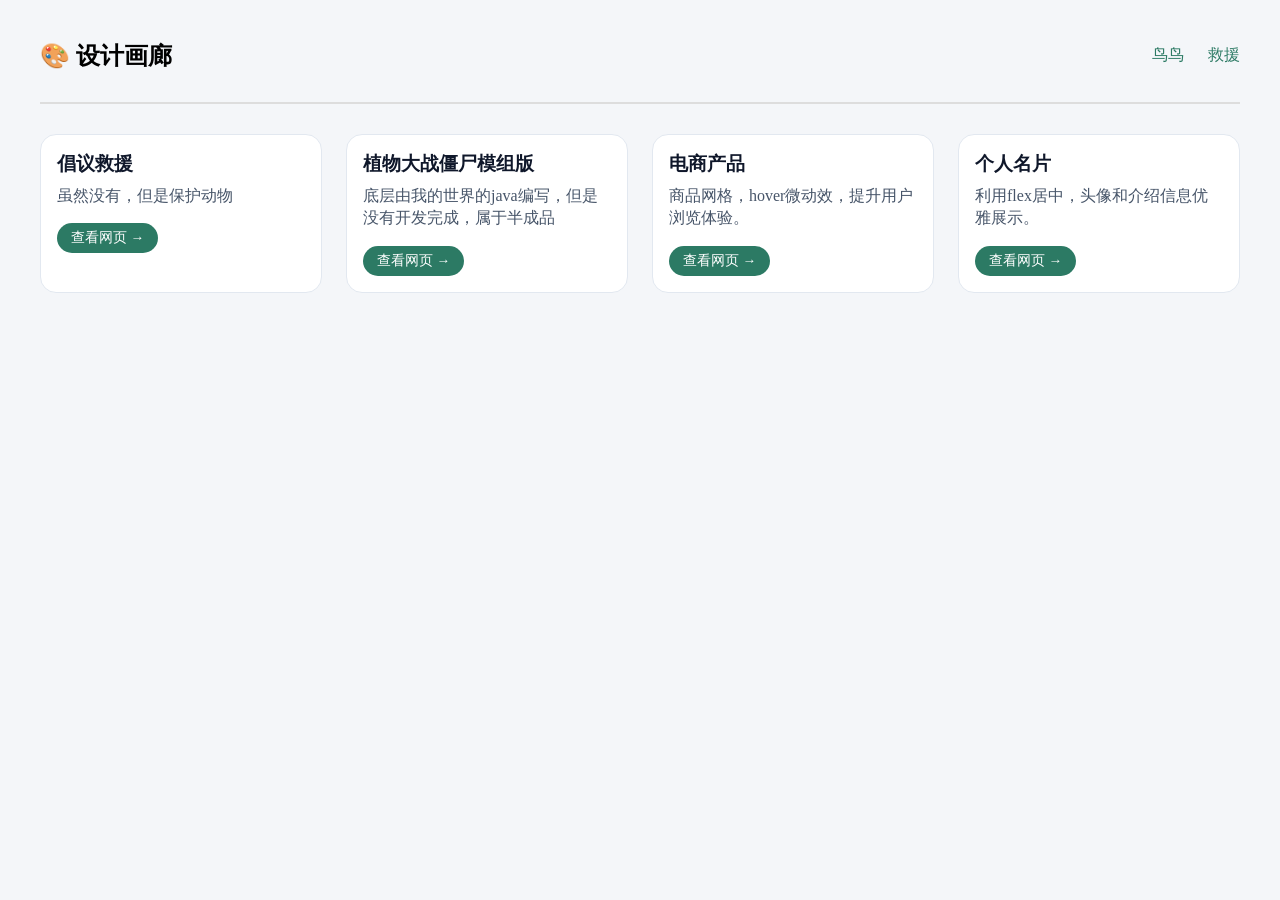
<file: index.html>
<!DOCTYPE html>
<html>
<head>
    <meta charset="UTF-8">
    <title>布局示例 - 卡片展示</title>
    <style>
        /* 整a体容器 */
        .container {
            max-width: 1200px;
            margin: 0 auto;      /* 水平居中 */
            padding: 20px;
        }

        /* 标题栏用 Flex */
        .header {
            display: flex;
            justify-content: space-between;
            align-items: center;
            border-bottom: 2px solid #ddd;
            padding-bottom: 10px;
            margin-bottom: 30px;
        }
        .nav-links a {
            margin-left: 20px;
            text-decoration: none;
            color: #2c7a64;
        }

        /* 卡片网格：用 Grid 实现响应式卡片布局 */
        .card-grid {
            display: grid;
            grid-template-columns: repeat(auto-fill, minmax(280px, 1fr));
            gap: 24px;
        }

        /* 单个卡片样式 */
        .card {
            border: 1px solid #e2e8f0;
            border-radius: 16px;
            padding: 16px;
            background: white;
            transition: transform 0.2s, box-shadow 0.2s;
        }
        .card:hover {
            transform: translateY(-4px);
            box-shadow: 0 12px 20px -10px rgba(0,0,0,0.1);
        }
        .card h3 {
            margin: 0 0 8px 0;
            color: #0f172a;
        }
        .card p {
            color: #475569;
            line-height: 1.4;
            margin: 0 0 16px 0;
        }
        .btn {
            display: inline-block;
            background: #2c7a64;
            color: white;
            padding: 6px 14px;
            border-radius: 30px;
            text-decoration: none;
            font-size: 0.85rem;
        }
    </style>
</head>
<body style="background: #f4f6f9; margin: 0;">
    <div class="container">
        <!-- 头部 Flex 布局 -->
        <div class="header">
            <h2>🎨 设计画廊</h2>
            <div class="nav-links">
                <a href="#">鸟鸟</a>
                <a href="helpTheBird/index.html">救援</a>
            </div>
        </div>

        <!-- 卡片网格 Grid 布局 -->
        <div class="card-grid">
            <div class="card">
                <h3>倡议救援</h3>
                <p>虽然没有，但是保护动物</p>
                <a href="helpTheBird/index.html" class="btn">查看网页 →</a>
            </div>
            <div class="card">
                <h3>植物大战僵尸模组版</h3>
                <p>底层由我的世界的java编写，但是没有开发完成，属于半成品</p>
                <a href="PvzMod/index.html" class="btn">查看网页 →</a>
            </div>
            <div class="card">
                <h3>电商产品</h3>
                <p>商品网格，hover微动效，提升用户浏览体验。</p>
                <a href="#" class="btn">查看网页 →</a>
            </div>
            <div class="card">
                <h3>个人名片</h3>
                <p>利用flex居中，头像和介绍信息优雅展示。</p>
                <a href="#" class="btn">查看网页 →</a>
            </div>
        </div>
    </div>
</body>
</html>
</file>
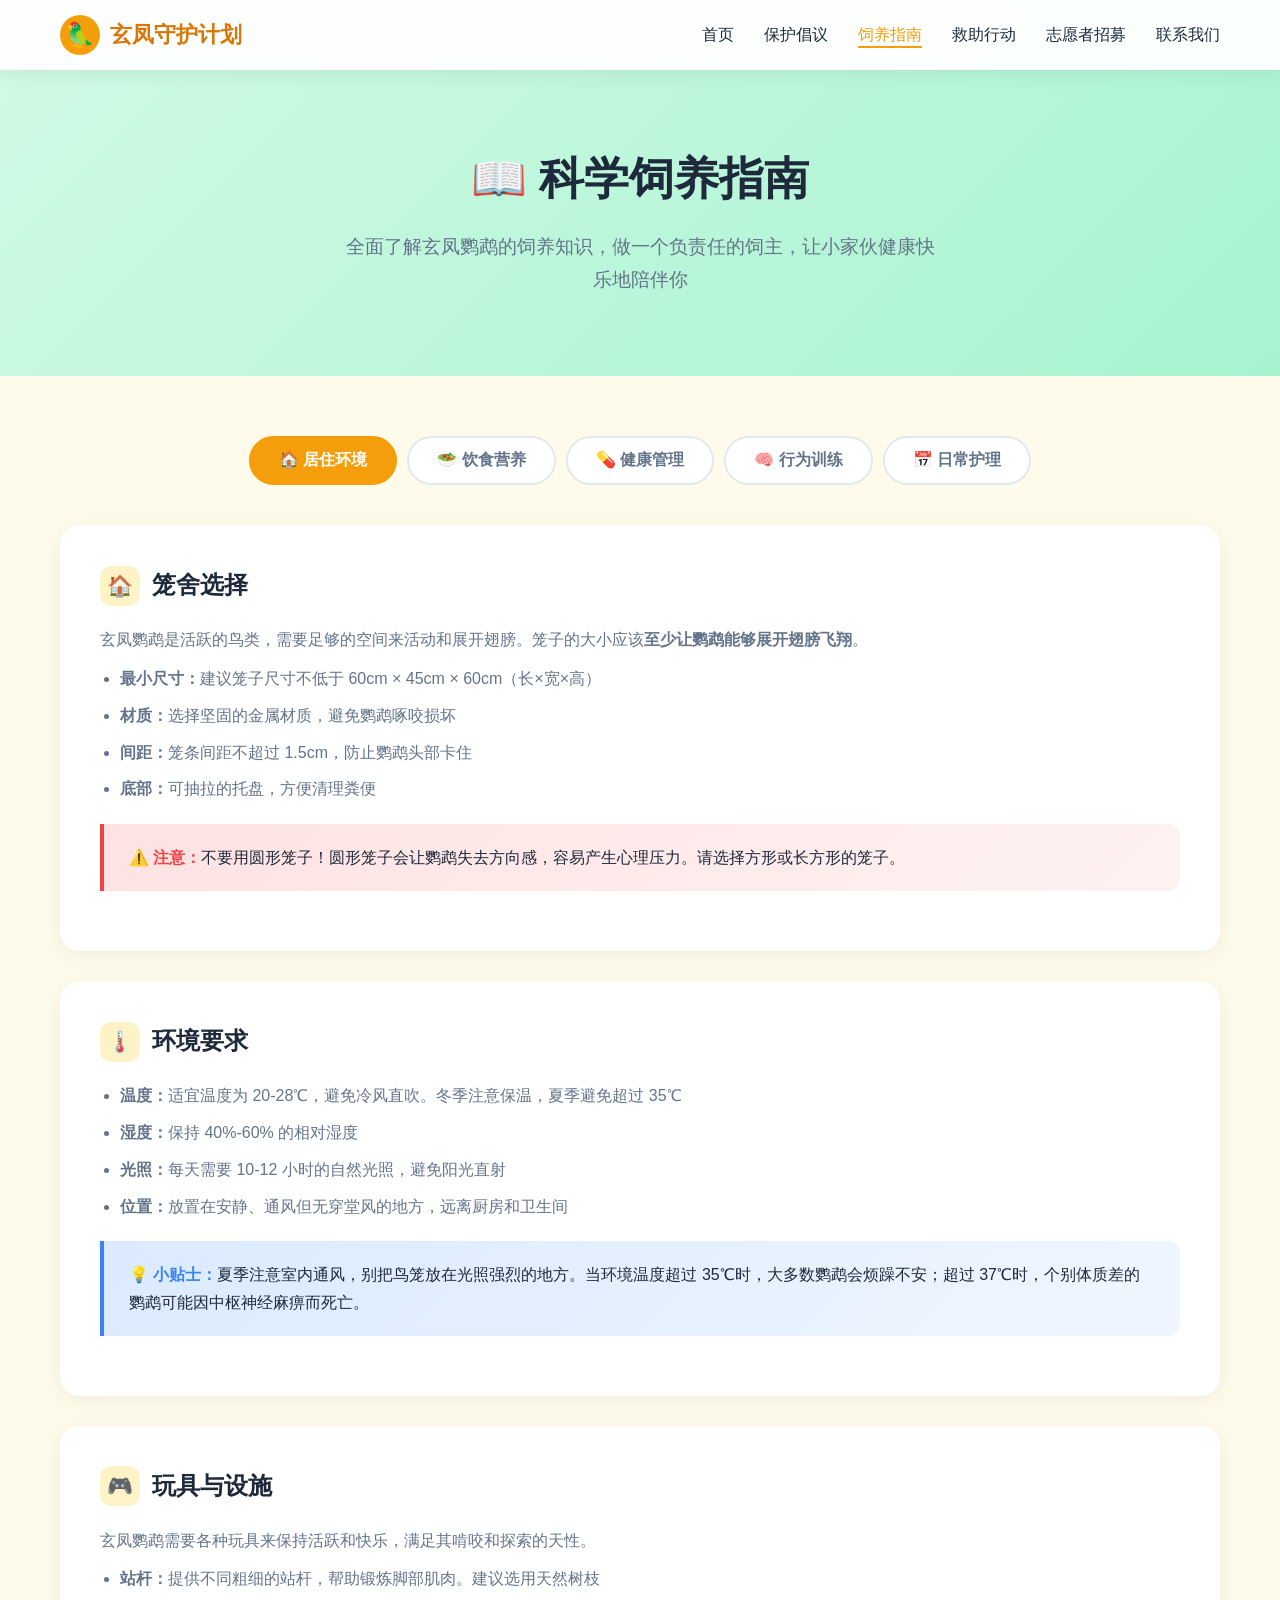
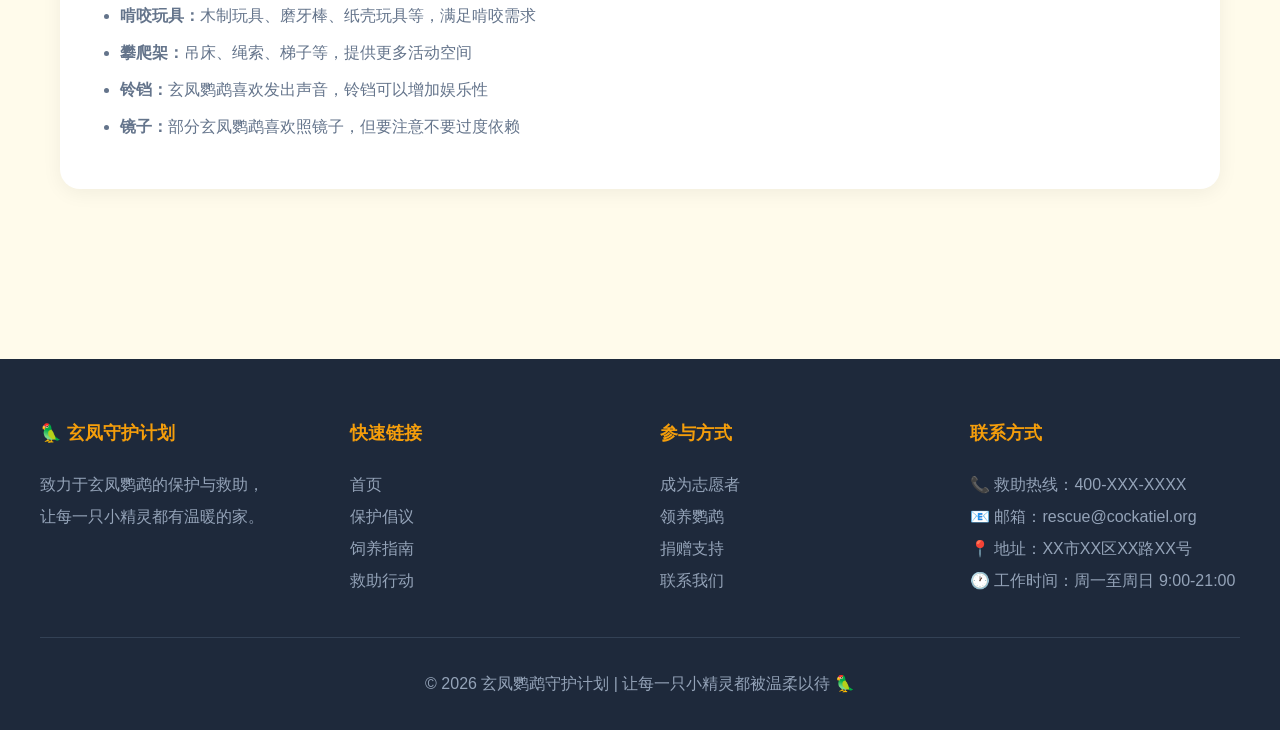
<file: care-guide.html>
<!DOCTYPE html>
<html lang="zh-CN">
<head>
    <meta charset="UTF-8">
    <meta name="viewport" content="width=device-width, initial-scale=1.0">
    <title>科学饲养指南(假的) - 玄凤鹦鹉守护计划</title>
    <link rel="stylesheet" href="style.css">
    <style>
        .page-header {
            background: linear-gradient(135deg, #d1fae5 0%, #a7f3d0 100%);
            padding: 140px 20px 80px;
            text-align: center;
        }

        .page-header h1 {
            font-size: 2.8rem;
            color: var(--dark);
            margin-bottom: 15px;
        }

        .page-header p {
            font-size: 1.2rem;
            color: var(--gray);
            max-width: 600px;
            margin: 0 auto;
        }

        /* 标签页 */
        .tabs-container {
            max-width: 1200px;
            margin: 0 auto;
            padding: 60px 20px;
        }

        .tabs-nav {
            display: flex;
            gap: 10px;
            margin-bottom: 40px;
            flex-wrap: wrap;
            justify-content: center;
        }

        .tab-btn {
            padding: 12px 28px;
            border-radius: 50px;
            border: 2px solid #e2e8f0;
            background: white;
            cursor: pointer;
            font-size: 1rem;
            font-weight: 600;
            transition: all 0.3s;
            color: var(--gray);
        }

        .tab-btn:hover, .tab-btn.active {
            background: var(--primary);
            color: white;
            border-color: var(--primary);
        }

        .tab-content {
            display: none;
            animation: fadeInUp 0.5s ease;
        }

        .tab-content.active {
            display: block;
        }

        .guide-card {
            background: white;
            border-radius: 20px;
            padding: 40px;
            margin-bottom: 30px;
            box-shadow: 0 4px 20px rgba(0,0,0,0.06);
        }

        .guide-card h3 {
            font-size: 1.5rem;
            margin-bottom: 20px;
            color: var(--dark);
            display: flex;
            align-items: center;
            gap: 12px;
        }

        .guide-card h3 .icon {
            width: 40px; height: 40px;
            background: var(--light);
            border-radius: 12px;
            display: flex;
            align-items: center;
            justify-content: center;
            font-size: 1.3rem;
        }

        .guide-card p, .guide-card li {
            color: var(--gray);
            line-height: 1.8;
            margin-bottom: 10px;
        }

        .guide-card ul {
            padding-left: 20px;
        }

        .guide-card ul li {
            margin-bottom: 8px;
        }

        .warning-box {
            background: linear-gradient(135deg, #fee2e2 0%, #fef2f2 100%);
            border-left: 4px solid var(--accent);
            padding: 20px 25px;
            border-radius: 0 12px 12px 0;
            margin: 20px 0;
        }

        .warning-box strong {
            color: var(--accent);
        }

        .tip-box {
            background: linear-gradient(135deg, #dbeafe 0%, #eff6ff 100%);
            border-left: 4px solid #3b82f6;
            padding: 20px 25px;
            border-radius: 0 12px 12px 0;
            margin: 20px 0;
        }

        .tip-box strong {
            color: #3b82f6;
        }

        .food-grid {
            display: grid;
            grid-template-columns: repeat(3, 1fr);
            gap: 20px;
            margin-top: 20px;
        }

        .food-item {
            background: var(--cream);
            padding: 20px;
            border-radius: 16px;
            text-align: center;
        }

        .food-item .emoji {
            font-size: 2.5rem;
            margin-bottom: 10px;
        }

        .food-item h4 {
            font-size: 1.1rem;
            margin-bottom: 8px;
        }

        .food-item p {
            font-size: 0.9rem;
            color: var(--gray);
        }

        .timeline {
            position: relative;
            padding-left: 30px;
        }

        .timeline::before {
            content: '';
            position: absolute;
            left: 8px;
            top: 0;
            bottom: 0;
            width: 3px;
            background: var(--primary);
            border-radius: 3px;
        }

        .timeline-item {
            position: relative;
            margin-bottom: 30px;
            padding-left: 20px;
        }

        .timeline-item::before {
            content: '';
            position: absolute;
            left: -26px;
            top: 5px;
            width: 16px; height: 16px;
            background: var(--primary);
            border-radius: 50%;
            border: 3px solid white;
            box-shadow: 0 0 0 3px var(--primary);
        }

        .timeline-item h4 {
            font-size: 1.2rem;
            margin-bottom: 8px;
            color: var(--dark);
        }

        @media (max-width: 768px) {
            .food-grid { grid-template-columns: 1fr; }
            .guide-card { padding: 25px; }
        }
    </style>
</head>
<body>
    <nav class="navbar">
        <div class="nav-container">
            <a href="index.html" class="logo">
                <div class="logo-icon">🦜</div>
                <span>玄凤守护计划</span>
            </a>
            <ul class="nav-links">
                <li><a href="index.html">首页</a></li>
                <li><a href="protection.html">保护倡议</a></li>
                <li><a href="care-guide.html" class="active">饲养指南</a></li>
                <li><a href="rescue.html">救助行动</a></li>
                <li><a href="volunteer.html">志愿者招募</a></li>
                <li><a href="contact.html">联系我们</a></li>
            </ul>
        </div>
    </nav>

    <header class="page-header">
        <h1>📖 科学饲养指南</h1>
        <p>全面了解玄凤鹦鹉的饲养知识，做一个负责任的饲主，让小家伙健康快乐地陪伴你</p>
    </header>

    <div class="tabs-container">
        <div class="tabs-nav">
            <button class="tab-btn active" onclick="showTab('environment')">🏠 居住环境</button>
            <button class="tab-btn" onclick="showTab('diet')">🥗 饮食营养</button>
            <button class="tab-btn" onclick="showTab('health')">💊 健康管理</button>
            <button class="tab-btn" onclick="showTab('behavior')">🧠 行为训练</button>
            <button class="tab-btn" onclick="showTab('daily')">📅 日常护理</button>
        </div>

        <!-- 居住环境 -->
        <div id="environment" class="tab-content active">
            <div class="guide-card">
                <h3><span class="icon">🏠</span>笼舍选择</h3>
                <p>玄凤鹦鹉是活跃的鸟类，需要足够的空间来活动和展开翅膀。笼子的大小应该<strong>至少让鹦鹉能够展开翅膀飞翔</strong>。</p>
                <ul>
                    <li><strong>最小尺寸：</strong>建议笼子尺寸不低于 60cm × 45cm × 60cm（长×宽×高）</li>
                    <li><strong>材质：</strong>选择坚固的金属材质，避免鹦鹉啄咬损坏</li>
                    <li><strong>间距：</strong>笼条间距不超过 1.5cm，防止鹦鹉头部卡住</li>
                    <li><strong>底部：</strong>可抽拉的托盘，方便清理粪便</li>
                </ul>
                <div class="warning-box">
                    <strong>⚠️ 注意：</strong>不要用圆形笼子！圆形笼子会让鹦鹉失去方向感，容易产生心理压力。请选择方形或长方形的笼子。
                </div>
            </div>

            <div class="guide-card">
                <h3><span class="icon">🌡️</span>环境要求</h3>
                <ul>
                    <li><strong>温度：</strong>适宜温度为 20-28℃，避免冷风直吹。冬季注意保温，夏季避免超过 35℃</li>
                    <li><strong>湿度：</strong>保持 40%-60% 的相对湿度</li>
                    <li><strong>光照：</strong>每天需要 10-12 小时的自然光照，避免阳光直射</li>
                    <li><strong>位置：</strong>放置在安静、通风但无穿堂风的地方，远离厨房和卫生间</li>
                </ul>
                <div class="tip-box">
                    <strong>💡 小贴士：</strong>夏季注意室内通风，别把鸟笼放在光照强烈的地方。当环境温度超过 35℃时，大多数鹦鹉会烦躁不安；超过 37℃时，个别体质差的鹦鹉可能因中枢神经麻痹而死亡。
                </div>
            </div>

            <div class="guide-card">
                <h3><span class="icon">🎮</span>玩具与设施</h3>
                <p>玄凤鹦鹉需要各种玩具来保持活跃和快乐，满足其啃咬和探索的天性。</p>
                <ul>
                    <li><strong>站杆：</strong>提供不同粗细的站杆，帮助锻炼脚部肌肉。建议选用天然树枝</li>
                    <li><strong>啃咬玩具：</strong>木制玩具、磨牙棒、纸壳玩具等，满足啃咬需求</li>
                    <li><strong>攀爬架：</strong>吊床、绳索、梯子等，提供更多活动空间</li>
                    <li><strong>铃铛：</strong>玄凤鹦鹉喜欢发出声音，铃铛可以增加娱乐性</li>
                    <li><strong>镜子：</strong>部分玄凤鹦鹉喜欢照镜子，但要注意不要过度依赖</li>
                </ul>
            </div>
        </div>

        <!-- 饮食营养 -->
        <div id="diet" class="tab-content">
            <div class="guide-card">
                <h3><span class="icon">🌾</span>主食搭配</h3>
                <p>玄凤鹦鹉是杂食性动物，饮食应该多样化且富含营养，包括种子、谷物、蔬果和少量蛋白质。</p>
                <div class="food-grid">
                    <div class="food-item">
                        <div class="emoji">🌾</div>
                        <h4>种子谷物</h4>
                        <p>黄谷子、五色黍子、加纳利子、燕麦等混合粮</p>
                    </div>
                    <div class="food-item">
                        <div class="emoji">🥬</div>
                        <h4>新鲜蔬菜</h4>
                        <p>菠菜、胡萝卜、西兰花、甜椒等</p>
                    </div>
                    <div class="food-item">
                        <div class="emoji">🍎</div>
                        <h4>水果</h4>
                        <p>苹果、梨、葡萄、蓝莓等（去核）</p>
                    </div>
                    <div class="food-item">
                        <div class="emoji">🥜</div>
                        <h4>坚果种子</h4>
                        <p>少量葵花籽、花生等（高热量，少量）</p>
                    </div>
                    <div class="food-item">
                        <div class="emoji">🥚</div>
                        <h4>蛋白质</h4>
                        <p>煮熟的鸡蛋、豆类、少量肉类</p>
                    </div>
                    <div class="food-item">
                        <div class="emoji">💊</div>
                        <h4>保健砂</h4>
                        <p>补充钙质和矿物质，预防骨骼疾病</p>
                    </div>
                </div>
            </div>

            <div class="guide-card">
                <h3><span class="icon">🚫</span>禁食清单</h3>
                <div class="warning-box">
                    <strong>以下食物对玄凤鹦鹉有毒或有害，绝对禁止喂食：</strong>
                </div>
                <ul>
                    <li>🍫 <strong>巧克力/咖啡/茶</strong> - 含有可可碱和咖啡因，对鸟类剧毒</li>
                    <li>🥑 <strong>牛油果</strong> - 含有persin毒素，可导致呼吸困难</li>
                    <li>🧅 <strong>洋葱/大蒜</strong> - 会破坏红细胞，导致贫血</li>
                    <li>🧂 <strong>高盐/高糖食物</strong> - 人类零食、加工食品等</li>
                    <li>🍇 <strong>水果核/种子</strong> - 苹果核、樱桃核等含有氰化物</li>
                    <li>🍞 <strong>生面团/酵母</strong> - 在嗉囊中发酵会产生酒精</li>
                    <li>🧈 <strong>油腻食物</strong> - 油炸食品、黄油等</li>
                    <li>🥛 <strong>乳制品</strong> - 鹦鹉无法消化乳糖</li>
                </ul>
            </div>

            <div class="guide-card">
                <h3><span class="icon">💧</span>饮水要求</h3>
                <ul>
                    <li>每天更换新鲜饮用水，保持饮水器清洁</li>
                    <li>使用专用鸟类饮水器，避免水被粪便污染</li>
                    <li>夏季可增加换水频率，防止细菌滋生</li>
                    <li>避免使用自来水中的氯水，可使用凉白开或过滤水</li>
                </ul>
            </div>
        </div>

        <!-- 健康管理 -->
        <div id="health" class="tab-content">
            <div class="guide-card">
                <h3><span class="icon">🏥</span>定期健康检查</h3>
                <p>定期带玄凤鹦鹉去兽医那里进行检查，确保它们的健康状况良好。及时发现并治疗潜在的健康问题非常重要。</p>
                <ul>
                    <li><strong>年度体检：</strong>每年至少进行一次全面体检</li>
                    <li><strong>体重监测：</strong>定期称重，体重突然变化可能是健康问题的信号</li>
                    <li><strong>羽毛检查：</strong>观察羽毛光泽度和完整性</li>
                    <li><strong>粪便观察：</strong>健康的粪便应为墨绿色螺旋状固体 + 白色尿酸</li>
                </ul>
                <div class="tip-box">
                    <strong>💡 观察粪便判断健康：</strong><br>
                    ✅ 完美便便：墨绿色螺旋状 + 白色尿酸（像抹茶冰淇淋）<br>
                    ⚠️ 腹泻：黄绿色水样便（可能是沙门氏菌感染）<br>
                    🚨 血便：红色粘液便（误食尖锐物或肿瘤）<br>
                    🚨 黑色柏油便：内脏出血，立即送医！
                </div>
            </div>

            <div class="guide-card">
                <h3><span class="icon">🛁</span>洗澡护理</h3>
                <p>玄凤鹦鹉喜欢洗澡，这对它们的羽毛和皮肤健康非常重要。</p>
                <ul>
                    <li>提供一个浅盆或喷雾器，让鹦鹉在温暖的环境下洗澡</li>
                    <li>水温适宜，不要太热或太冷</li>
                    <li>洗澡后确保鹦鹉能自然晾干，避免着凉</li>
                    <li>如果鹦鹉不喜欢水，可以提供湿漉漉的毛巾或潮湿的环境</li>
                </ul>
            </div>

            <div class="guide-card">
                <h3><span class="icon">✂️</span>剪羽与修甲</h3>
                <p>剪羽是最直接有效的保护鹦鹉的方法，防止幼鹦鹉飞逃，以及飞行可能带来的危险和伤害。</p>
                <ul>
                    <li><strong>剪羽：</strong>建议请专业人士操作，只剪初级飞羽，保留二级飞羽用于滑翔</li>
                    <li><strong>修甲：</strong>定期修剪过长的指甲，防止抓伤和站立不稳</li>
                    <li><strong>喙部护理：</strong>提供磨牙玩具，保持喙部健康</li>
                </ul>
                <div class="warning-box">
                    <strong>⚠️ 注意：</strong>剪羽不等于完全剥夺飞行能力，而是限制飞行高度和距离。剪羽后的鹦鹉仍然可以短距离滑翔，避免摔伤。
                </div>
            </div>
        </div>

        <!-- 行为训练 -->
        <div id="behavior" class="tab-content">
            <div class="guide-card">
                <h3><span class="icon">🎯</span>建立信任三步法</h3>
                <div class="timeline">
                    <div class="timeline-item">
                        <h4>第一阶段：潜伏期（3-7天）</h4>
                        <p>用深色布遮住半面笼子（增加安全感），每天固定时间轻声说话。不要急于互动，让鹦鹉适应新环境。</p>
                    </div>
                    <div class="timeline-item">
                        <h4>第二阶段：破冰期（第2周）</h4>
                        <p>手捧食盒静止10分钟，等它主动靠近。在它理毛时突然递入苹果片（制造惊喜感），建立正面联想。</p>
                    </div>
                    <div class="timeline-item">
                        <h4>第三阶段：亲密期（1个月后）</h4>
                        <p>训练"上手"指令时晃动手指（模拟树枝颤动本能），顺着羽毛方向轻抚后颈。奖励积极行为，忽略负面行为。</p>
                    </div>
                </div>
                <div class="warning-box">
                    <strong>🚫 禁忌：</strong>绝对不能在它炸毛时强行互动！这相当于人类洗澡时被破门而入，后果可能是终身不亲人了。
                </div>
            </div>

            <div class="guide-card">
                <h3><span class="icon">🎵</span>玄凤鹦鹉的语言能力</h3>
                <p>玄凤鹦鹉是优秀的"口哨大师"，部分个体能学会吹口哨甚至模仿简单的词语。</p>
                <ul>
                    <li>雄性玄凤鹦鹉通常比雌性更擅长鸣叫和模仿</li>
                    <li>在安静的环境中重复播放简单的旋律或词语</li>
                    <li>每天固定时间进行训练，每次10-15分钟</li>
                    <li>用食物奖励来强化学习行为</li>
                </ul>
            </div>

            <div class="guide-card">
                <h3><span class="icon">😰</span>常见行为问题</h3>
                <ul>
                    <li><strong>尖叫：</strong>通常是寻求关注或表达不满，不要回应尖叫，只在安静时给予关注</li>
                    <li><strong>啄羽：</strong>可能是无聊、压力或营养不良导致，增加玩具和互动，检查饮食</li>
                    <li><strong>咬人：</strong>通常是恐惧或领地意识，不要惩罚，用转移注意力的方式化解</li>
                    <li><strong>拔毛：</strong>严重的心理问题，需要专业兽医介入</li>
                </ul>
            </div>
        </div>

        <!-- 日常护理 -->
        <div id="daily" class="tab-content">
            <div class="guide-card">
                <h3><span class="icon">📋</span>每日护理清单</h3>
                <ul>
                    <li>✅ 更换饮用水和食物，清理食盆和水盆</li>
                    <li>✅ 清理笼子底部的粪便和食物残渣</li>
                    <li>✅ 检查鹦鹉的精神状态和食欲</li>
                    <li>✅ 与鹦鹉互动至少30分钟</li>
                    <li>✅ 检查玩具是否完好，及时更换破损玩具</li>
                </ul>
            </div>

            <div class="guide-card">
                <h3><span class="icon">📅</span>每周护理清单</h3>
                <ul>
                    <li>✅ 彻底清洗笼子、站杆和玩具</li>
                    <li>✅ 用淡盐水或稀释的消毒液浸泡消毒</li>
                    <li>✅ 更换垫料或清洗托盘</li>
                    <li>✅ 检查鹦鹉的体重和羽毛状况</li>
                    <li>✅ 清洗和消毒饮水器</li>
                </ul>
            </div>

            <div class="guide-card">
                <h3><span class="icon">🧹</span>消毒方法</h3>
                <p>鹦鹉的粪便、羽毛在温暖潮湿的居家环境中是细菌滋生的温床，定期消毒至关重要。</p>
                <ul>
                    <li>在清洁的盆中放入冷水，加入几匙精盐和少许柠檬汁酿成浸泡液</li>
                    <li>水果和蔬菜在其中浸泡5-10分钟</li>
                    <li>叶菜浸泡3分钟左右后取出</li>
                    <li>再以流动的自来水冲漂干净</li>
                    <li>笼具可用稀释的F10消毒液或白醋水擦拭</li>
                </ul>
                <div class="warning-box">
                    <strong>⚠️ 注意：</strong>食物的消毒不能采用通常的家用洗涤剂和消毒液，这些化学物质对鹦鹉有毒。
                </div>
            </div>
        </div>
    </div>

    <script>
        function showTab(tabId) {
            // 隐藏所有内容
            document.querySelectorAll('.tab-content').forEach(content => {
                content.classList.remove('active');
            });
            // 移除所有按钮的active状态
            document.querySelectorAll('.tab-btn').forEach(btn => {
                btn.classList.remove('active');
            });
            // 显示选中的内容
            document.getElementById(tabId).classList.add('active');
            // 激活对应的按钮
            event.target.classList.add('active');
        }
    </script>

    <footer class="footer">
        <div class="footer-grid">
            <div>
                <h4>🦜 玄凤守护计划</h4>
                <p>致力于玄凤鹦鹉的保护与救助，<br>让每一只小精灵都有温暖的家。</p>
            </div>
            <div>
                <h4>快速链接</h4>
                <p><a href="index.html">首页</a></p>
                <p><a href="protection.html">保护倡议</a></p>
                <p><a href="care-guide.html">饲养指南</a></p>
                <p><a href="rescue.html">救助行动</a></p>
            </div>
            <div>
                <h4>参与方式</h4>
                <p><a href="volunteer.html">成为志愿者</a></p>
                <p><a href="rescue.html">领养鹦鹉</a></p>
                <p><a href="contact.html">捐赠支持</a></p>
                <p><a href="contact.html">联系我们</a></p>
            </div>
            <div>
                <h4>联系方式</h4>
                <p>📞 救助热线：400-XXX-XXXX</p>
                <p>📧 邮箱：rescue@cockatiel.org</p>
                <p>📍 地址：XX市XX区XX路XX号</p>
                <p>🕐 工作时间：周一至周日 9:00-21:00</p>
            </div>
        </div>
        <div class="footer-bottom">
            <p>© 2026 玄凤鹦鹉守护计划 | 让每一只小精灵都被温柔以待 🦜</p>
        </div>
    </footer>
</body>
</html>
</file>
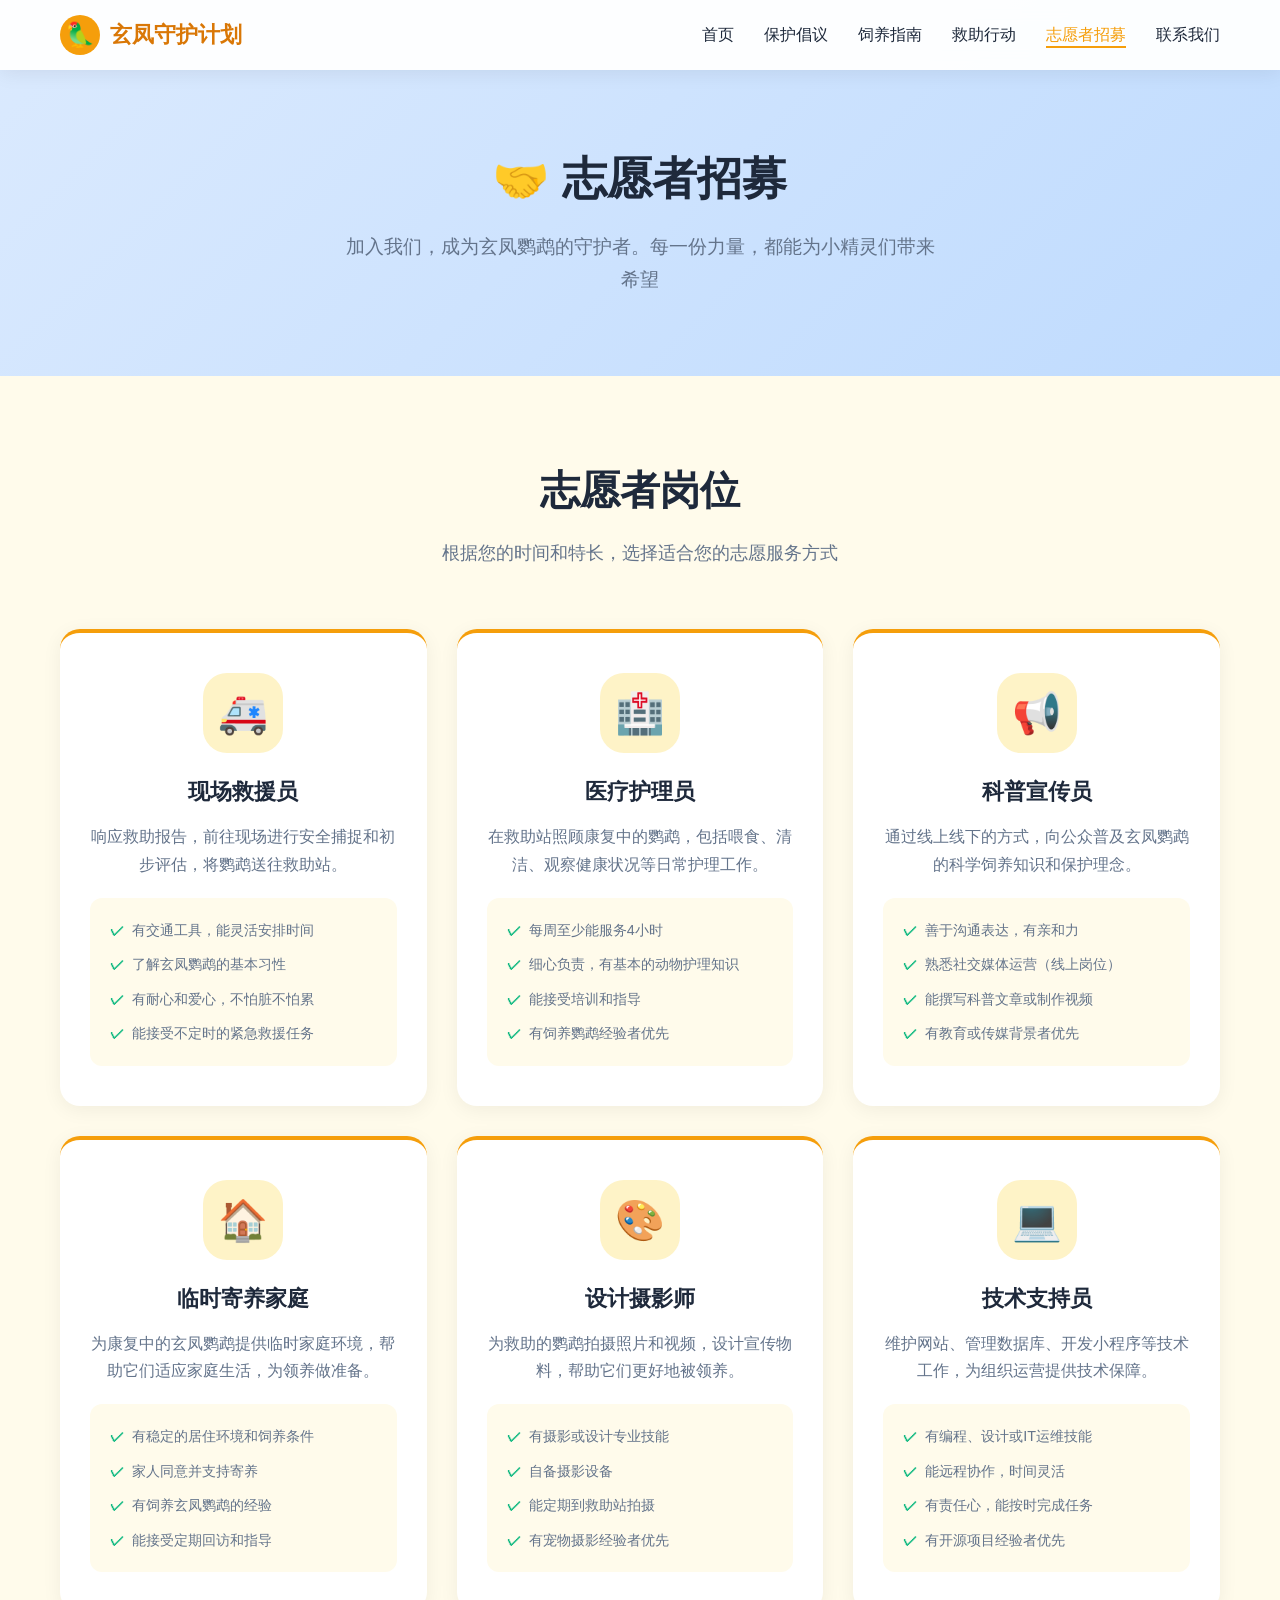
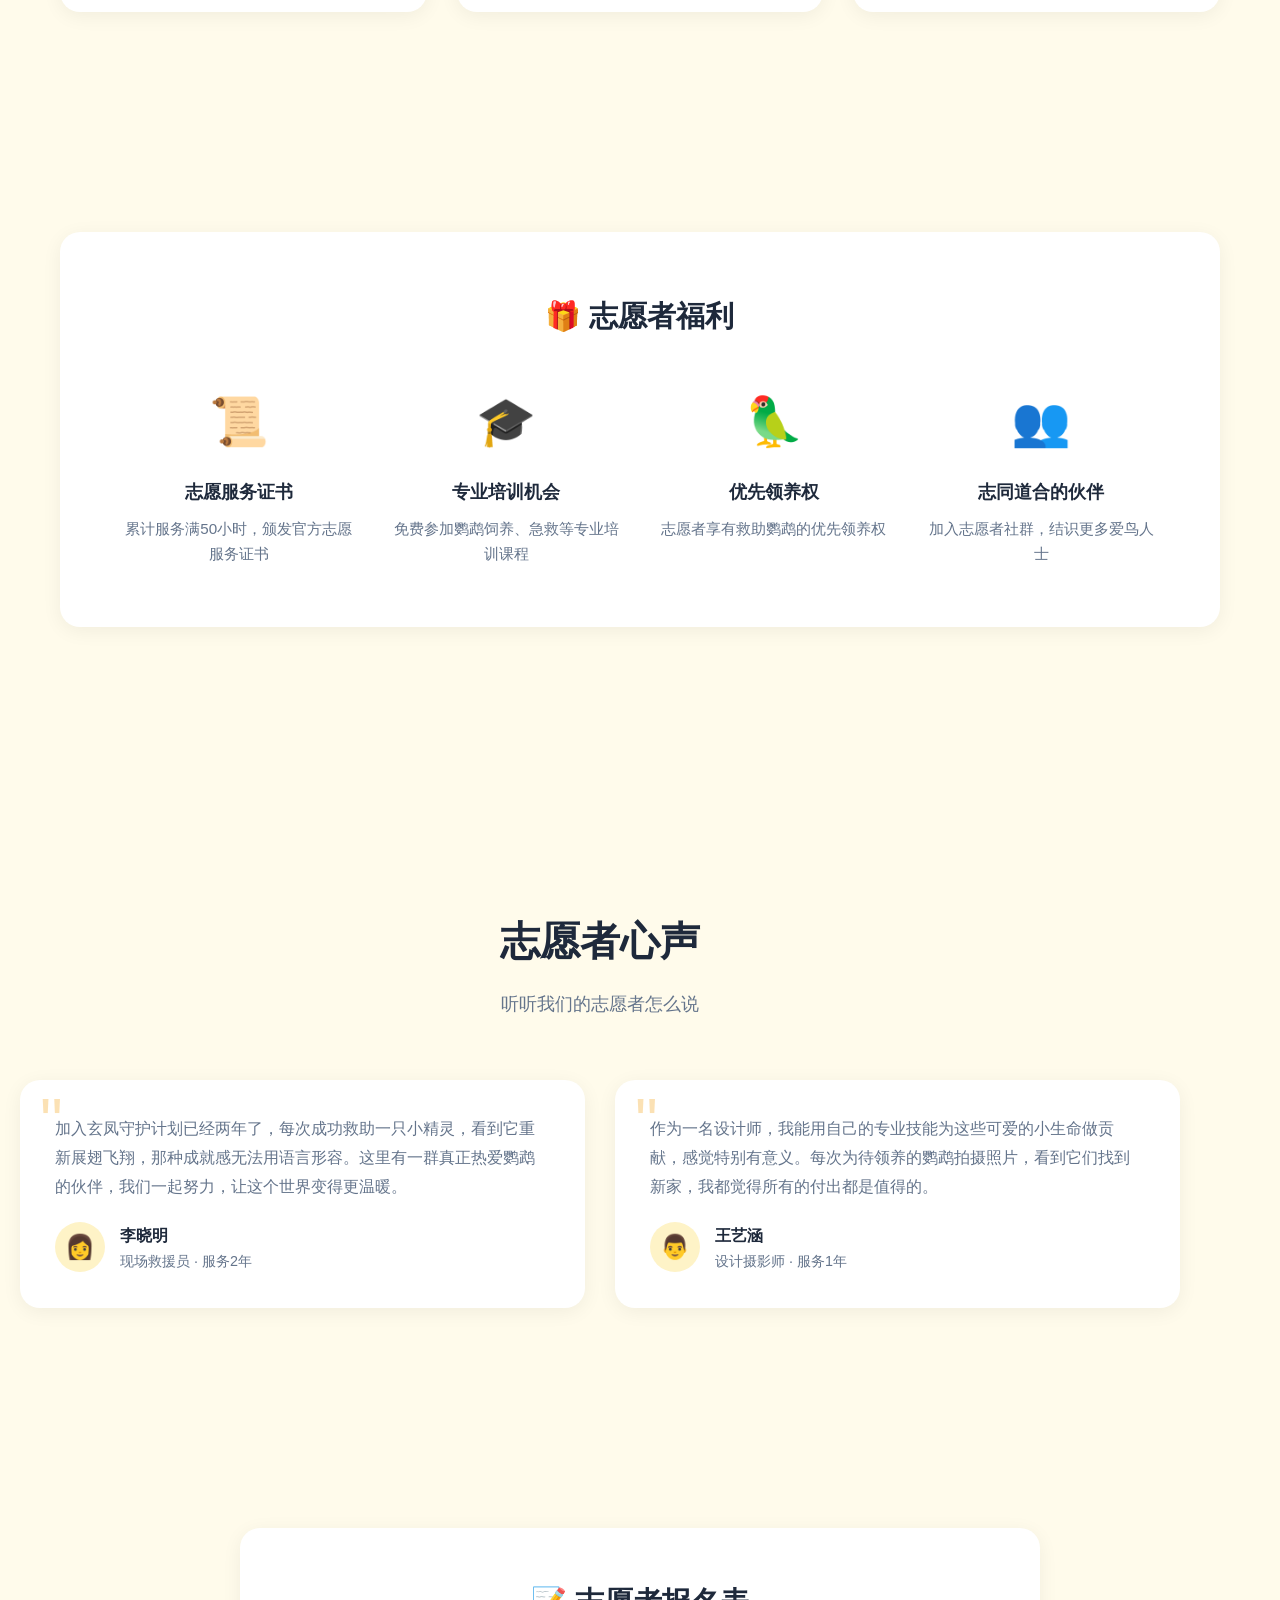
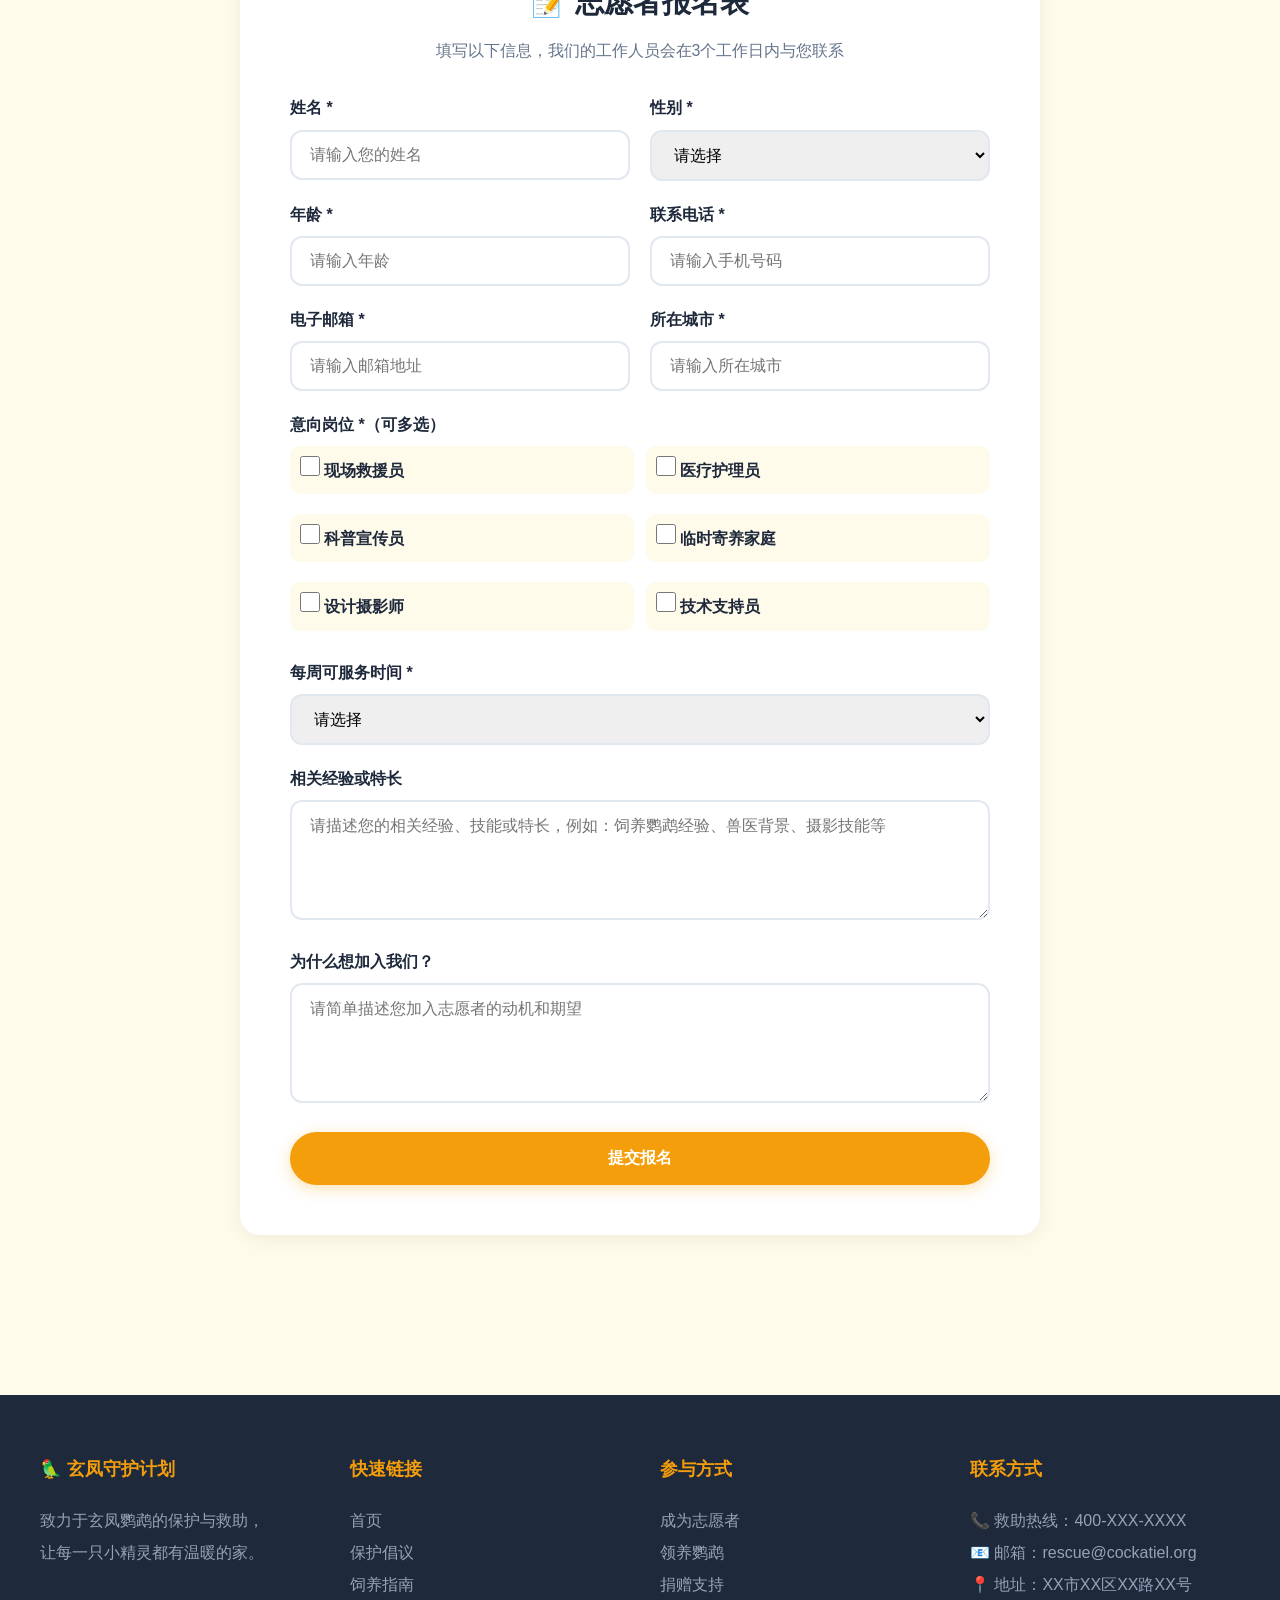
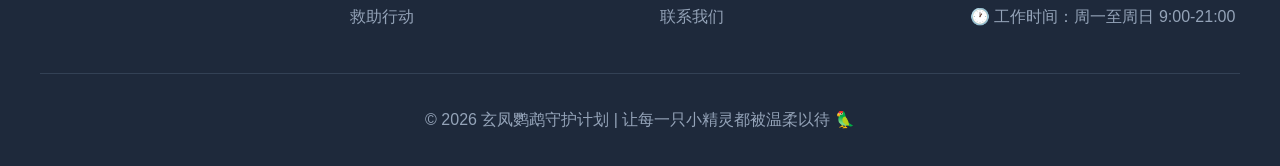
<file: volunteer.html>
<!DOCTYPE html>
<html lang="zh-CN">
<head>
    <meta charset="UTF-8">
    <meta name="viewport" content="width=device-width, initial-scale=1.0">
    <title>志愿者招募(假的) - 玄凤鹦鹉守护计划</title>
    <link rel="stylesheet" href="style.css">
    <style>
        .page-header {
            background: linear-gradient(135deg, #dbeafe 0%, #bfdbfe 100%);
            padding: 140px 20px 80px;
            text-align: center;
        }

        .page-header h1 {
            font-size: 2.8rem;
            color: var(--dark);
            margin-bottom: 15px;
        }

        .page-header p {
            font-size: 1.2rem;
            color: var(--gray);
            max-width: 600px;
            margin: 0 auto;
        }

        .roles-grid {
            display: grid;
            grid-template-columns: repeat(3, 1fr);
            gap: 30px;
        }

        .role-card {
            background: white;
            border-radius: 20px;
            padding: 40px 30px;
            text-align: center;
            box-shadow: 0 4px 20px rgba(0,0,0,0.06);
            transition: all 0.3s;
            border-top: 4px solid var(--primary);
        }

        .role-card:hover {
            transform: translateY(-8px);
            box-shadow: 0 12px 40px rgba(0,0,0,0.1);
        }

        .role-icon {
            width: 80px; height: 80px;
            background: var(--light);
            border-radius: 24px;
            display: flex;
            align-items: center;
            justify-content: center;
            margin: 0 auto 20px;
            font-size: 2.5rem;
        }

        .role-card h3 {
            font-size: 1.4rem;
            margin-bottom: 12px;
            color: var(--dark);
        }

        .role-card p {
            color: var(--gray);
            line-height: 1.7;
            margin-bottom: 20px;
        }

        .role-requirements {
            text-align: left;
            background: var(--cream);
            padding: 15px 20px;
            border-radius: 12px;
            margin-top: 15px;
        }

        .role-requirements li {
            padding: 5px 0;
            color: var(--gray);
            font-size: 0.9rem;
            list-style: none;
            display: flex;
            align-items: center;
            gap: 8px;
        }

        .role-requirements li::before {
            content: '✓';
            color: var(--secondary);
            font-weight: bold;
        }

        .benefits-section {
            background: white;
            padding: 60px;
            border-radius: 20px;
            box-shadow: 0 4px 20px rgba(0,0,0,0.06);
            margin: 60px 0;
        }

        .benefits-section h3 {
            font-size: 1.8rem;
            text-align: center;
            margin-bottom: 40px;
            color: var(--dark);
        }

        .benefits-grid {
            display: grid;
            grid-template-columns: repeat(4, 1fr);
            gap: 30px;
        }

        .benefit-item {
            text-align: center;
        }

        .benefit-item .emoji {
            font-size: 3rem;
            margin-bottom: 15px;
        }

        .benefit-item h4 {
            font-size: 1.1rem;
            margin-bottom: 8px;
            color: var(--dark);
        }

        .benefit-item p {
            color: var(--gray);
            font-size: 0.95rem;
        }

        .testimonials-section {
            margin: 60px 0;
        }

        .testimonials-grid {
            display: grid;
            grid-template-columns: repeat(2, 1fr);
            gap: 30px;
        }

        .testimonial-card {
            background: white;
            padding: 35px;
            border-radius: 20px;
            box-shadow: 0 4px 20px rgba(0,0,0,0.06);
            position: relative;
        }

        .testimonial-card::before {
            content: '"';
            font-size: 4rem;
            color: var(--primary);
            opacity: 0.3;
            position: absolute;
            top: 10px;
            left: 20px;
            line-height: 1;
        }

        .testimonial-card p {
            color: var(--gray);
            line-height: 1.8;
            margin-bottom: 20px;
            position: relative;
            z-index: 1;
        }

        .testimonial-author {
            display: flex;
            align-items: center;
            gap: 15px;
        }

        .testimonial-author .avatar {
            width: 50px; height: 50px;
            background: var(--light);
            border-radius: 50%;
            display: flex;
            align-items: center;
            justify-content: center;
            font-size: 1.5rem;
        }

        .testimonial-author .name {
            font-weight: 600;
            color: var(--dark);
        }

        .testimonial-author .role {
            font-size: 0.9rem;
            color: var(--gray);
        }

        .volunteer-form {
            background: white;
            padding: 50px;
            border-radius: 20px;
            box-shadow: 0 4px 20px rgba(0,0,0,0.06);
            max-width: 800px;
            margin: 0 auto;
        }

        .volunteer-form h3 {
            font-size: 1.8rem;
            margin-bottom: 10px;
            text-align: center;
            color: var(--dark);
        }

        .volunteer-form > p {
            text-align: center;
            color: var(--gray);
            margin-bottom: 30px;
        }

        .form-group {
            margin-bottom: 20px;
        }

        .form-group label {
            display: block;
            margin-bottom: 8px;
            font-weight: 600;
            color: var(--dark);
        }

        .form-group input,
        .form-group textarea,
        .form-group select {
            width: 100%;
            padding: 14px 18px;
            border: 2px solid #e2e8f0;
            border-radius: 12px;
            font-size: 1rem;
            transition: border-color 0.3s;
            font-family: inherit;
        }

        .form-group input:focus,
        .form-group textarea:focus,
        .form-group select:focus {
            outline: none;
            border-color: var(--primary);
        }

        .form-group textarea {
            min-height: 120px;
            resize: vertical;
        }

        .form-row {
            display: grid;
            grid-template-columns: 1fr 1fr;
            gap: 20px;
        }

        .checkbox-group {
            display: grid;
            grid-template-columns: repeat(2, 1fr);
            gap: 12px;
        }

        .checkbox-item {
            display: flex;
            align-items: center;
            gap: 10px;
            padding: 10px;
            background: var(--cream);
            border-radius: 10px;
            cursor: pointer;
            transition: background 0.3s;
        }

        .checkbox-item:hover {
            background: #fde68a;
        }

        .checkbox-item input {
            width: 20px; height: 20px;
            accent-color: var(--primary);
        }

        @media (max-width: 768px) {
            .roles-grid { grid-template-columns: 1fr; }
            .benefits-grid { grid-template-columns: repeat(2, 1fr); }
            .testimonials-grid { grid-template-columns: 1fr; }
            .form-row { grid-template-columns: 1fr; }
            .checkbox-group { grid-template-columns: 1fr; }
            .volunteer-form { padding: 30px; }
            .benefits-section { padding: 30px; }
        }
    </style>
</head>
<body>
    <nav class="navbar">
        <div class="nav-container">
            <a href="index.html" class="logo">
                <div class="logo-icon">🦜</div>
                <span>玄凤守护计划</span>
            </a>
            <ul class="nav-links">
                <li><a href="index.html">首页</a></li>
                <li><a href="protection.html">保护倡议</a></li>
                <li><a href="care-guide.html">饲养指南</a></li>
                <li><a href="rescue.html">救助行动</a></li>
                <li><a href="volunteer.html" class="active">志愿者招募</a></li>
                <li><a href="contact.html">联系我们</a></li>
            </ul>
        </div>
    </nav>

    <header class="page-header">
        <h1>🤝 志愿者招募</h1>
        <p>加入我们，成为玄凤鹦鹉的守护者。每一份力量，都能为小精灵们带来希望</p>
    </header>

    <!-- 志愿者岗位 -->
    <section class="section">
        <div class="section-title">
            <h2>志愿者岗位</h2>
            <p>根据您的时间和特长，选择适合您的志愿服务方式</p>
        </div>
        <div class="roles-grid">
            <div class="role-card">
                <div class="role-icon">🚑</div>
                <h3>现场救援员</h3>
                <p>响应救助报告，前往现场进行安全捕捉和初步评估，将鹦鹉送往救助站。</p>
                <ul class="role-requirements">
                    <li>有交通工具，能灵活安排时间</li>
                    <li>了解玄凤鹦鹉的基本习性</li>
                    <li>有耐心和爱心，不怕脏不怕累</li>
                    <li>能接受不定时的紧急救援任务</li>
                </ul>
            </div>
            <div class="role-card">
                <div class="role-icon">🏥</div>
                <h3>医疗护理员</h3>
                <p>在救助站照顾康复中的鹦鹉，包括喂食、清洁、观察健康状况等日常护理工作。</p>
                <ul class="role-requirements">
                    <li>每周至少能服务4小时</li>
                    <li>细心负责，有基本的动物护理知识</li>
                    <li>能接受培训和指导</li>
                    <li>有饲养鹦鹉经验者优先</li>
                </ul>
            </div>
            <div class="role-card">
                <div class="role-icon">📢</div>
                <h3>科普宣传员</h3>
                <p>通过线上线下的方式，向公众普及玄凤鹦鹉的科学饲养知识和保护理念。</p>
                <ul class="role-requirements">
                    <li>善于沟通表达，有亲和力</li>
                    <li>熟悉社交媒体运营（线上岗位）</li>
                    <li>能撰写科普文章或制作视频</li>
                    <li>有教育或传媒背景者优先</li>
                </ul>
            </div>
            <div class="role-card">
                <div class="role-icon">🏠</div>
                <h3>临时寄养家庭</h3>
                <p>为康复中的玄凤鹦鹉提供临时家庭环境，帮助它们适应家庭生活，为领养做准备。</p>
                <ul class="role-requirements">
                    <li>有稳定的居住环境和饲养条件</li>
                    <li>家人同意并支持寄养</li>
                    <li>有饲养玄凤鹦鹉的经验</li>
                    <li>能接受定期回访和指导</li>
                </ul>
            </div>
            <div class="role-card">
                <div class="role-icon">🎨</div>
                <h3>设计摄影师</h3>
                <p>为救助的鹦鹉拍摄照片和视频，设计宣传物料，帮助它们更好地被领养。</p>
                <ul class="role-requirements">
                    <li>有摄影或设计专业技能</li>
                    <li>自备摄影设备</li>
                    <li>能定期到救助站拍摄</li>
                    <li>有宠物摄影经验者优先</li>
                </ul>
            </div>
            <div class="role-card">
                <div class="role-icon">💻</div>
                <h3>技术支持员</h3>
                <p>维护网站、管理数据库、开发小程序等技术工作，为组织运营提供技术保障。</p>
                <ul class="role-requirements">
                    <li>有编程、设计或IT运维技能</li>
                    <li>能远程协作，时间灵活</li>
                    <li>有责任心，能按时完成任务</li>
                    <li>有开源项目经验者优先</li>
                </ul>
            </div>
        </div>
    </section>

    <!-- 志愿者福利 -->
    <section class="section">
        <div class="benefits-section">
            <h3>🎁 志愿者福利</h3>
            <div class="benefits-grid">
                <div class="benefit-item">
                    <div class="emoji">📜</div>
                    <h4>志愿服务证书</h4>
                    <p>累计服务满50小时，颁发官方志愿服务证书</p>
                </div>
                <div class="benefit-item">
                    <div class="emoji">🎓</div>
                    <h4>专业培训机会</h4>
                    <p>免费参加鹦鹉饲养、急救等专业培训课程</p>
                </div>
                <div class="benefit-item">
                    <div class="emoji">🦜</div>
                    <h4>优先领养权</h4>
                    <p>志愿者享有救助鹦鹉的优先领养权</p>
                </div>
                <div class="benefit-item">
                    <div class="emoji">👥</div>
                    <h4>志同道合的伙伴</h4>
                    <p>加入志愿者社群，结识更多爱鸟人士</p>
                </div>
            </div>
        </div>
    </section>

    <!-- 志愿者心声 -->
    <section class="section testimonials-section">
        <div class="section-title">
            <h2>志愿者心声</h2>
            <p>听听我们的志愿者怎么说</p>
        </div>
        <div class="testimonials-grid">
            <div class="testimonial-card">
                <p>加入玄凤守护计划已经两年了，每次成功救助一只小精灵，看到它重新展翅飞翔，那种成就感无法用语言形容。这里有一群真正热爱鹦鹉的伙伴，我们一起努力，让这个世界变得更温暖。</p>
                <div class="testimonial-author">
                    <div class="avatar">👩</div>
                    <div>
                        <div class="name">李晓明</div>
                        <div class="role">现场救援员 · 服务2年</div>
                    </div>
                </div>
            </div>
            <div class="testimonial-card">
                <p>作为一名设计师，我能用自己的专业技能为这些可爱的小生命做贡献，感觉特别有意义。每次为待领养的鹦鹉拍摄照片，看到它们找到新家，我都觉得所有的付出都是值得的。</p>
                <div class="testimonial-author">
                    <div class="avatar">👨</div>
                    <div>
                        <div class="name">王艺涵</div>
                        <div class="role">设计摄影师 · 服务1年</div>
                    </div>
                </div>
            </div>
        </div>
    </section>

    <!-- 报名表单 -->
    <section class="section">
        <div class="volunteer-form">
            <h3>📝 志愿者报名表</h3>
            <p>填写以下信息，我们的工作人员会在3个工作日内与您联系</p>
            <form onsubmit="event.preventDefault(); alert('感谢您的报名！我们的工作人员会在3个工作日内与您联系。');">
                <div class="form-row">
                    <div class="form-group">
                        <label>姓名 *</label>
                        <input type="text" placeholder="请输入您的姓名" required>
                    </div>
                    <div class="form-group">
                        <label>性别 *</label>
                        <select required>
                            <option value="">请选择</option>
                            <option value="male">男</option>
                            <option value="female">女</option>
                            <option value="other">其他</option>
                        </select>
                    </div>
                </div>
                <div class="form-row">
                    <div class="form-group">
                        <label>年龄 *</label>
                        <input type="number" placeholder="请输入年龄" min="18" required>
                    </div>
                    <div class="form-group">
                        <label>联系电话 *</label>
                        <input type="tel" placeholder="请输入手机号码" required>
                    </div>
                </div>
                <div class="form-row">
                    <div class="form-group">
                        <label>电子邮箱 *</label>
                        <input type="email" placeholder="请输入邮箱地址" required>
                    </div>
                    <div class="form-group">
                        <label>所在城市 *</label>
                        <input type="text" placeholder="请输入所在城市" required>
                    </div>
                </div>
                <div class="form-group">
                    <label>意向岗位 *（可多选）</label>
                    <div class="checkbox-group">
                        <label class="checkbox-item">
                            <input type="checkbox" name="role" value="rescue">
                            <span>现场救援员</span>
                        </label>
                        <label class="checkbox-item">
                            <input type="checkbox" name="role" value="care">
                            <span>医疗护理员</span>
                        </label>
                        <label class="checkbox-item">
                            <input type="checkbox" name="role" value="promote">
                            <span>科普宣传员</span>
                        </label>
                        <label class="checkbox-item">
                            <input type="checkbox" name="role" value="foster">
                            <span>临时寄养家庭</span>
                        </label>
                        <label class="checkbox-item">
                            <input type="checkbox" name="role" value="photo">
                            <span>设计摄影师</span>
                        </label>
                        <label class="checkbox-item">
                            <input type="checkbox" name="role" value="tech">
                            <span>技术支持员</span>
                        </label>
                    </div>
                </div>
                <div class="form-group">
                    <label>每周可服务时间 *</label>
                    <select required>
                        <option value="">请选择</option>
                        <option value="1-2">1-2小时</option>
                        <option value="3-5">3-5小时</option>
                        <option value="5-10">5-10小时</option>
                        <option value="10+">10小时以上</option>
                        <option value="flexible">时间灵活，可配合紧急任务</option>
                    </select>
                </div>
                <div class="form-group">
                    <label>相关经验或特长</label>
                    <textarea placeholder="请描述您的相关经验、技能或特长，例如：饲养鹦鹉经验、兽医背景、摄影技能等"></textarea>
                </div>
                <div class="form-group">
                    <label>为什么想加入我们？</label>
                    <textarea placeholder="请简单描述您加入志愿者的动机和期望"></textarea>
                </div>
                <button type="submit" class="btn btn-primary" style="width:100%;padding:16px;">提交报名</button>
            </form>
        </div>
    </section>

    <footer class="footer">
        <div class="footer-grid">
            <div>
                <h4>🦜 玄凤守护计划</h4>
                <p>致力于玄凤鹦鹉的保护与救助，<br>让每一只小精灵都有温暖的家。</p>
            </div>
            <div>
                <h4>快速链接</h4>
                <p><a href="index.html">首页</a></p>
                <p><a href="protection.html">保护倡议</a></p>
                <p><a href="care-guide.html">饲养指南</a></p>
                <p><a href="rescue.html">救助行动</a></p>
            </div>
            <div>
                <h4>参与方式</h4>
                <p><a href="volunteer.html">成为志愿者</a></p>
                <p><a href="rescue.html">领养鹦鹉</a></p>
                <p><a href="contact.html">捐赠支持</a></p>
                <p><a href="contact.html">联系我们</a></p>
            </div>
            <div>
                <h4>联系方式</h4>
                <p>📞 救助热线：400-XXX-XXXX</p>
                <p>📧 邮箱：rescue@cockatiel.org</p>
                <p>📍 地址：XX市XX区XX路XX号</p>
                <p>🕐 工作时间：周一至周日 9:00-21:00</p>
            </div>
        </div>
        <div class="footer-bottom">
            <p>© 2026 玄凤鹦鹉守护计划 | 让每一只小精灵都被温柔以待 🦜</p>
        </div>
    </footer>
</body>
</html>
</file>
<file: style.css>
:root {
    --primary: #f59e0b;
    --primary-dark: #d97706;
    --secondary: #10b981;
    --accent: #ef4444;
    --dark: #1e293b;
    --light: #fef3c7;
    --white: #ffffff;
    --gray: #64748b;
    --cream: #fffbeb;
}

* { margin: 0; padding: 0; box-sizing: border-box; }

body {
    font-family: 'Segoe UI', 'PingFang SC', 'Microsoft YaHei', sans-serif;
    line-height: 1.7;
    color: var(--dark);
    background: var(--cream);
}

/* 导航栏 */
.navbar {
    position: fixed;
    top: 0; left: 0; right: 0;
    background: rgba(255,255,255,0.95);
    backdrop-filter: blur(10px);
    z-index: 1000;
    box-shadow: 0 2px 20px rgba(0,0,0,0.08);
}

.nav-container {
    max-width: 1200px;
    margin: 0 auto;
    display: flex;
    justify-content: space-between;
    align-items: center;
    padding: 0 20px;
    height: 70px;
}

.logo {
    display: flex;
    align-items: center;
    gap: 10px;
    font-size: 1.4rem;
    font-weight: 700;
    color: var(--primary-dark);
    text-decoration: none;
}

.logo-icon {
    width: 40px; height: 40px;
    background: var(--primary);
    border-radius: 50%;
    display: flex;
    align-items: center;
    justify-content: center;
    font-size: 1.5rem;
}

.nav-links {
    display: flex;
    gap: 30px;
    list-style: none;
}

.nav-links a {
    text-decoration: none;
    color: var(--dark);
    font-weight: 500;
    transition: color 0.3s;
    position: relative;
}

.nav-links a:hover, .nav-links a.active {
    color: var(--primary);
}

.nav-links a::after {
    content: '';
    position: absolute;
    bottom: -5px; left: 0;
    width: 0; height: 2px;
    background: var(--primary);
    transition: width 0.3s;
}

.nav-links a:hover::after, .nav-links a.active::after {
    width: 100%;
}

/* 页脚 */
.footer {
    background: var(--dark);
    color: white;
    padding: 60px 20px 30px;
    margin-top: 80px;
}

.footer-grid {
    max-width: 1200px;
    margin: 0 auto;
    display: grid;
    grid-template-columns: repeat(4, 1fr);
    gap: 40px;
    margin-bottom: 40px;
}

.footer h4 {
    color: var(--primary);
    margin-bottom: 20px;
    font-size: 1.1rem;
}

.footer p, .footer a {
    color: #94a3b8;
    text-decoration: none;
    line-height: 2;
}

.footer a:hover { color: var(--primary); }

.footer-bottom {
    max-width: 1200px;
    margin: 0 auto;
    text-align: center;
    padding-top: 30px;
    border-top: 1px solid #334155;
    color: #64748b;
}

/* 通用按钮 */
.btn {
    display: inline-block;
    padding: 14px 32px;
    border-radius: 50px;
    text-decoration: none;
    font-weight: 600;
    transition: all 0.3s;
    border: none;
    cursor: pointer;
    font-size: 1rem;
}

.btn-primary {
    background: var(--primary);
    color: white;
    box-shadow: 0 4px 15px rgba(245,158,11,0.3);
}

.btn-primary:hover {
    background: var(--primary-dark);
    transform: translateY(-2px);
    box-shadow: 0 6px 20px rgba(245,158,11,0.4);
}

.btn-secondary {
    background: var(--secondary);
    color: white;
    box-shadow: 0 4px 15px rgba(16,185,129,0.3);
}

.btn-secondary:hover {
    background: #059669;
    transform: translateY(-2px);
}

.btn-outline {
    background: transparent;
    color: var(--primary);
    border: 2px solid var(--primary);
}

.btn-outline:hover {
    background: var(--primary);
    color: white;
}

/* 通用section */
.section {
    max-width: 1200px;
    margin: 0 auto;
    padding: 80px 20px;
}

.section-title {
    text-align: center;
    margin-bottom: 60px;
}

.section-title h2 {
    font-size: 2.5rem;
    color: var(--dark);
    margin-bottom: 15px;
}

.section-title p {
    color: var(--gray);
    font-size: 1.1rem;
    max-width: 600px;
    margin: 0 auto;
}

/* 卡片 */
.card {
    background: white;
    border-radius: 20px;
    overflow: hidden;
    box-shadow: 0 4px 20px rgba(0,0,0,0.08);
    transition: transform 0.3s, box-shadow 0.3s;
}

.card:hover {
    transform: translateY(-5px);
    box-shadow: 0 8px 30px rgba(0,0,0,0.12);
}

.card-img {
    width: 100%;
    height: 220px;
    object-fit: cover;
}

.card-body {
    padding: 25px;
}

.card-body h3 {
    font-size: 1.3rem;
    margin-bottom: 12px;
    color: var(--dark);
}

.card-body p {
    color: var(--gray);
    line-height: 1.7;
}

/* 响应式 */
@media (max-width: 768px) {
    .nav-links { display: none; }
    .footer-grid { grid-template-columns: 1fr; gap: 30px; }
    .section-title h2 { font-size: 1.8rem; }
}

/* 动画 */
@keyframes fadeInUp {
    from { opacity: 0; transform: translateY(30px); }
    to { opacity: 1; transform: translateY(0); }
}

.animate-in {
    animation: fadeInUp 0.8s ease-out forwards;
}

/* 标签 */
.tag {
    display: inline-block;
    padding: 4px 14px;
    border-radius: 20px;
    font-size: 0.85rem;
    font-weight: 600;
    margin-bottom: 10px;
}

.tag-primary { background: #fef3c7; color: #d97706; }
.tag-secondary { background: #d1fae5; color: #059669; }
.tag-accent { background: #fee2e2; color: #dc2626; }

/* 高亮框 */
.highlight-box {
    background: linear-gradient(135deg, #fef3c7 0%, #fffbeb 100%);
    border-left: 4px solid var(--primary);
    padding: 25px;
    border-radius: 0 12px 12px 0;
    margin: 20px 0;
}

/* 信息列表 */
.info-list {
    list-style: none;
}

.info-list li {
    padding: 12px 0;
    border-bottom: 1px solid #e2e8f0;
    display: flex;
    align-items: flex-start;
    gap: 12px;
}

.info-list li:last-child { border-bottom: none; }

.info-list .icon {
    width: 24px; height: 24px;
    min-width: 24px;
    background: var(--primary);
    border-radius: 50%;
    display: flex;
    align-items: center;
    justify-content: center;
    color: white;
    font-size: 0.8rem;
}

/* 进度条 */
.progress-bar {
    background: #e2e8f0;
    border-radius: 10px;
    height: 8px;
    overflow: hidden;
    margin: 10px 0;
}

.progress-fill {
    background: var(--primary);
    height: 100%;
    border-radius: 10px;
    transition: width 1s ease;
}

/* 统计数字 */
.stat-number {
    font-size: 3rem;
    font-weight: 700;
    color: var(--primary);
    line-height: 1;
}

.stat-label {
    color: var(--gray);
    margin-top: 8px;
}
</file>
